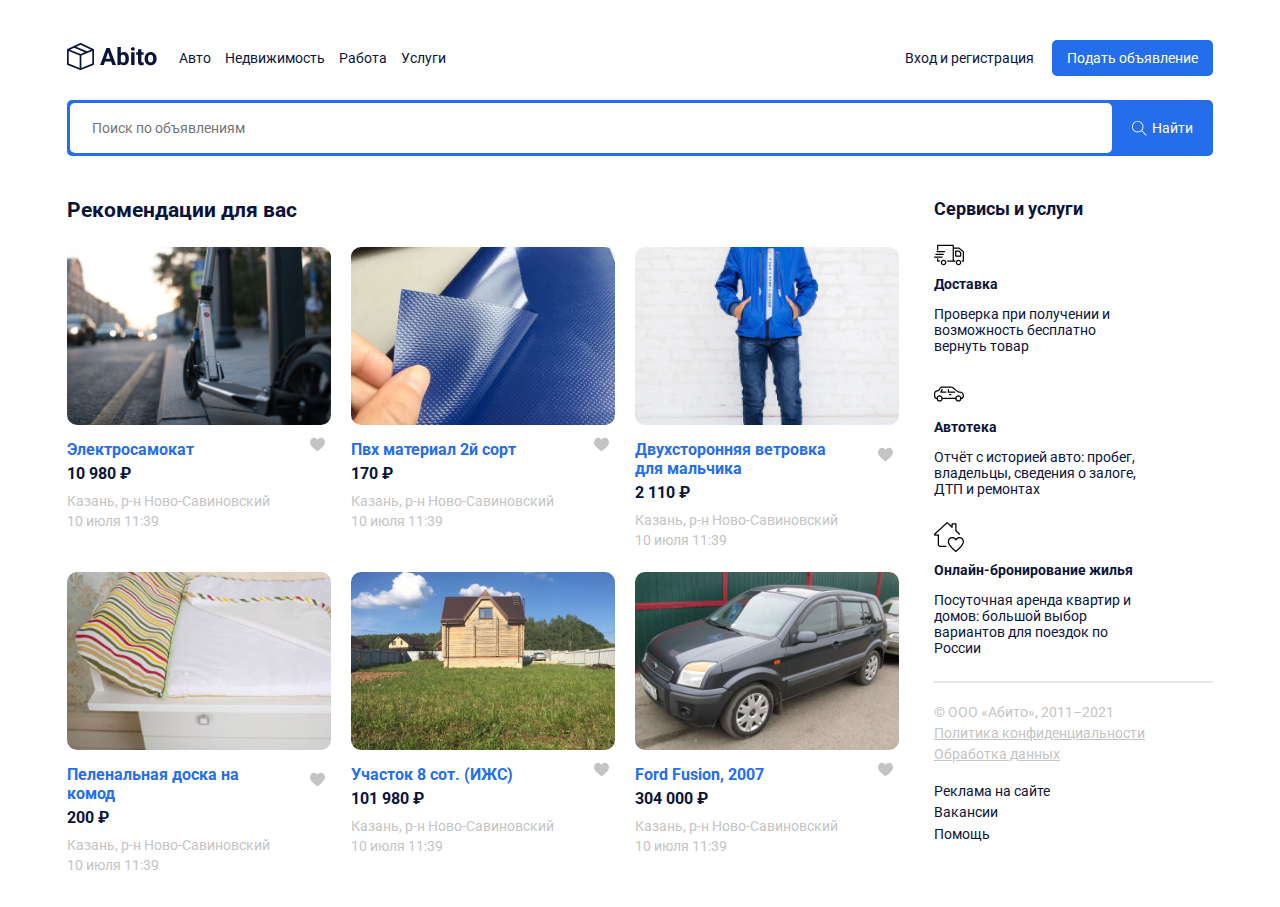
<file: index.html>
<!DOCTYPE html>
<html lang="en">
<head>
   <meta charset="UTF-8">
   <meta http-equiv="X-UA-Compatible" content="IE=edge">
   <meta name="viewport" content="width=device-width, initial-scale=1.0">
   <title>Abito - доска объявлений</title>
   <link rel="stylesheet" href="style/main.css">
   <link rel="stylesheet" href="style/normalize.css">
   <link rel="preconnect" href="https://fonts.googleapis.com">
   <link rel="preconnect" href="https://fonts.gstatic.com" crossorigin>
   <link href="https://fonts.googleapis.com/css2?family=Roboto:wght@400;700&display=swap" rel="stylesheet">
</head>
<body>
   <!-- Шапка  -->
   <header class="header container">
      <div class="navbar">
         <a href="index.html" class="logo">
         <img src="img/logo.svg" alt="Логотип">
      </a>
      <nav class="navbar-menu">
         <ul class="menu">
            <li class="menu-item"><a href="#" class="menu-link">Авто</a></li>
            <li class="menu-item"><a href="#" class="menu-link">Недвижимость</a></li>
            <li class="menu-item"><a href="#" class="menu-link">Работа</a></li>
            <li class="menu-item"><a href="#" class="menu-link">Услуги</a></li>
         </ul>
      </nav>

      <div class="button-group">
         <a href="#" class="button button-link">Вход и регистрация</a>
         <a href="#" class="button button-primary">Подать объявление</a></div>
      </div>
      <div class="search-panel">
         <input type="search" class="search-input" placeholder="Поиск по объявлениям">
         <button class="search-button">
            <svg class="search-icon" width="15" height="15" viewBox="0 0 15 15" fill="none" xmlns="http://www.w3.org/2000/svg">
               <path
                  d="M14.6506 14.0012L10.0862 9.43675C10.9465 8.43352 11.4706 7.13293 11.4706 5.71058C11.4706 2.54822 8.89765 -0.0247192 5.7353 -0.0247192C4.20353 -0.0247192 2.76265 0.571751 1.67824 1.6544C0.595589 2.73793 -0.000881376 4.17881 9.77541e-07 5.71058C9.77541e-07 8.87293 2.57294 11.4459 5.7353 11.4459C7.15765 11.4459 8.45912 10.9218 9.46235 10.0615L14.0268 14.6259L14.6506 14.0012ZM5.7353 10.5635C3.06 10.5635 0.882354 8.38675 0.882354 5.71058C0.881472 4.41352 1.38618 3.19499 2.30294 2.2791C3.21882 1.36234 4.43824 0.857634 5.7353 0.857634C8.41059 0.857634 10.5882 3.0344 10.5882 5.71058C10.5882 8.38587 8.41059 10.5635 5.7353 10.5635Z"
                  fill="white" />
            </svg>
            <span class="search-button-text">Найти</span>
         </button>
      </div>
   </header>

   <div class="page-content container">
      <main class="main">
         <h2 class="page-title">Рекомендации для вас</h2>
         <div class="cards">
            <div class="card">
               <a href="single.html" class="card-link">
                  <img src="img/card-image-1.jpg" alt="Изображение карточки товара" class="card-img">
               </a>
               <div class="card-header">
                  <a class="card-link" href="single.html">
                     <h3 class="card-title">Электросамокат</h3>
                  </a>
                  <button class="like">
                     <img src="img/like.svg" alt="">
                  </button>
               </div>
               <strong class="card-price">10 980 ₽</strong>
               <p class="card-text">Казань, р-н Ново-Савиновский</p>
               <p class="card-text">10 июля 11:39</p>
            </div>
            <div class="card">
               <a href="single.html" class="card-link">
                  <img src="img/card-image-2.jpg" alt="Изображение карточки товара" class="card-img">
               </a>
               <div class="card-header">
                  <a class="card-link" href="single.html">
                     <h3 class="card-title">Пвх материал 2й сорт</h3>
                  </a>
                  <button class="like">
                     <img src="img/like.svg" alt="">
                  </button>
               </div>
               <strong class="card-price">170 ₽</strong>
               <p class="card-text">Казань, р-н Ново-Савиновский</p>
               <p class="card-text">10 июля 11:39</p>
            </div>
            <div class="card">
               <a href="single.html" class="card-link">
                  <img src="img/card-image-3.jpg" alt="Изображение карточки товара" class="card-img">
               </a>
               <div class="card-header">
                  <a class="card-link" href="single.html">
                     <h3 class="card-title">Двухсторонняя ветровка для мальчика</h3>
                  </a>
                  <button class="like">
                     <img src="img/like.svg" alt="">
                  </button>
               </div>
               <strong class="card-price">2 110 ₽</strong>
               <p class="card-text">Казань, р-н Ново-Савиновский</p>
               <p class="card-text">10 июля 11:39</p>
            </div>
            <div class="card">
               <a href="single.html" class="card-link">
                  <img src="img/card-image-4.jpg" alt="Изображение карточки товара" class="card-img">
               </a>
               <div class="card-header">
                  <a class="card-link" href="single.html">
                     <h3 class="card-title">Пеленальная доска на комод</h3>
                  </a>
                  <button class="like">
                     <img src="img/like.svg" alt="">
                  </button>
               </div>
               <strong class="card-price">200 ₽</strong>
               <p class="card-text">Казань, р-н Ново-Савиновский</p>
               <p class="card-text">10 июля 11:39</p>
            </div>
            <div class="card">
               <a href="single.html" class="card-link">
                  <img src="img/card-image-5.jpg" alt="Изображение карточки товара" class="card-img">
               </a>
               <div class="card-header">
                  <a class="card-link" href="single.html">
                     <h3 class="card-title">Участок 8 сот. (ИЖС)</h3>
                  </a>
                  <button class="like">
                     <img src="img/like.svg" alt="">
                  </button>
               </div>
               <strong class="card-price">101 980 ₽</strong>
               <p class="card-text">Казань, р-н Ново-Савиновский</p>
               <p class="card-text">10 июля 11:39</p>
            </div>
            <div class="card">
               <a href="single.html" class="card-link">
                  <img src="img/card-image-6.jpg" alt="Изображение карточки товара" class="card-img">
               </a>
               <div class="card-header">
                  <a class="card-link" href="single.html">
                     <h3 class="card-title">Ford Fusion, 2007</h3>
                  </a>
                  <button class="like">
                     <img src="img/like.svg" alt="">
                  </button>
               </div>
               <strong class="card-price">304 000 ₽</strong>
               <p class="card-text">Казань, р-н Ново-Савиновский</p>
               <p class="card-text">10 июля 11:39</p>
            </div>
            
         </div>
      </main>
      <aside class="sidebar">
         <h4 class="page-title">Сервисы и услуги</h4>
         <div class="service">
            <img src="img/service-1.svg" alt="" class="sevice-img">
            <h5 class="service-title">Доставка</h5>
            <p class="service-text">Проверка при получении и возможность бесплатно вернуть товар</p>
         </div>
         <div class="service">
            <img src="img/service-2.svg" alt="" class="sevice-img">
            <h5 class="service-title">Автотека</h5>
            <p class="service-text">Отчёт с историей авто: пробег, владельцы, сведения о залоге, ДТП и ремонтах</p>
         </div>
         <div class="service">
            <img src="img/service-3.svg" alt="" class="sevice-img">
            <h5 class="service-title">Онлайн-бронирование жилья</h5>
            <p class="service-text">Посуточная аренда квартир и домов: большой выбор вариантов для поездок по России</p>
         </div>
         <hr color="#E5E5E5">
         <footer class="footer">
            <p class="footer-text">© ООО «Абито», 2011–2021</p>
            <ul class="footer-menu">
               <li class="footer-menu-item">
                  <a href="#" class="footer-text">Политика конфиденциальности</a>
               </li>
               <li class="footer-menu-item">
                  <a href="#" class="footer-text">Обработка данных</a>
               </li>
            </ul>
            <ul class="footer-menu">
               <li class="footer-menu-link">
                  <a href="#" class="footer-link">Реклама на сайте</a>
               </li>
               <li class="footer-menu-item">
                  <a href="#" class="footer-link">Вакансии</a>
               </li>
               <li class="footer-menu-item">
                  <a href="#" class="footer-link">Помощь</a>
               </li>
            </ul>
         </footer>
      </aside>
   </div>
</body>
</html>
</file>
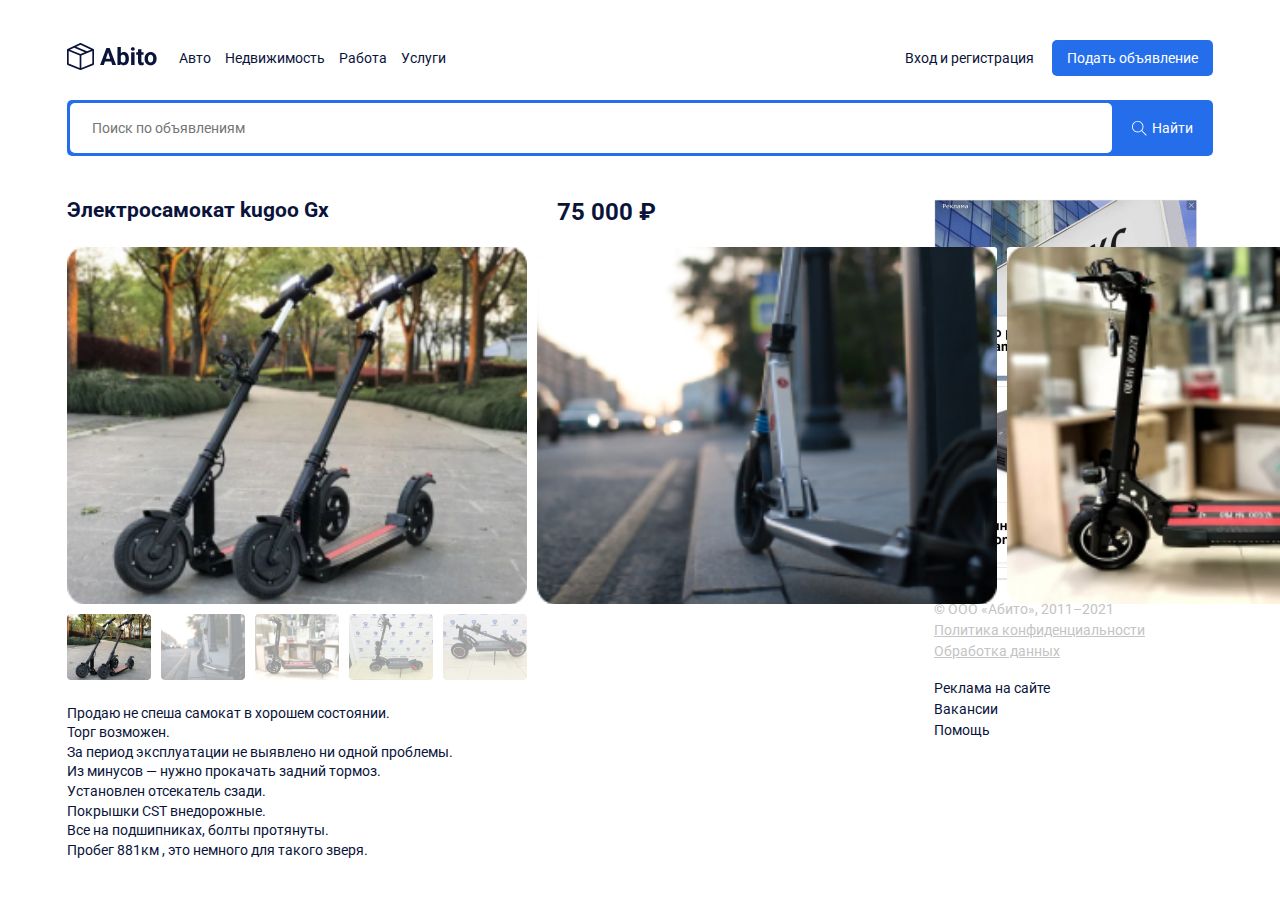
<file: single.html>
<!DOCTYPE html>
<html lang="en">
<head>
   <meta charset="UTF-8">
   <meta http-equiv="X-UA-Compatible" content="IE=edge">
   <meta name="viewport" content="width=device-width, initial-scale=1.0">
   <title>Страница объявления</title>
   <link rel="stylesheet" href="https://unpkg.com/swiper/swiper-bundle.min.css" />
   <link rel="stylesheet" href="style/main.css">
   <link rel="stylesheet" href="style/normalize.css">
   <link rel="preconnect" href="https://fonts.googleapis.com">
   <link rel="preconnect" href="https://fonts.gstatic.com" crossorigin>
   <link href="https://fonts.googleapis.com/css2?family=Roboto:wght@400;700&display=swap" rel="stylesheet">
</head>
<body>
   <!-- Шапка  -->
   <header class="header container">
      <div class="navbar">
         <a href="index.html" class="logo">
         <img src="img/logo.svg" alt="Логотип">
      </a>
      <nav class="navbar-menu">
         <ul class="menu">
            <li class="menu-item"><a href="#" class="menu-link">Авто</a></li>
            <li class="menu-item"><a href="#" class="menu-link">Недвижимость</a></li>
            <li class="menu-item"><a href="#" class="menu-link">Работа</a></li>
            <li class="menu-item"><a href="#" class="menu-link">Услуги</a></li>
         </ul>
      </nav>

      <div class="button-group">
         <a href="#" class="button button-link">Вход и регистрация</a>
         <a href="#" class="button button-primary">Подать объявление</a></div>
      </div>
      <div class="search-panel">
         <input type="search" class="search-input" placeholder="Поиск по объявлениям">
         <button class="search-button">
            <svg class="search-icon" width="15" height="15" viewBox="0 0 15 15" fill="none" xmlns="http://www.w3.org/2000/svg">
               <path
                  d="M14.6506 14.0012L10.0862 9.43675C10.9465 8.43352 11.4706 7.13293 11.4706 5.71058C11.4706 2.54822 8.89765 -0.0247192 5.7353 -0.0247192C4.20353 -0.0247192 2.76265 0.571751 1.67824 1.6544C0.595589 2.73793 -0.000881376 4.17881 9.77541e-07 5.71058C9.77541e-07 8.87293 2.57294 11.4459 5.7353 11.4459C7.15765 11.4459 8.45912 10.9218 9.46235 10.0615L14.0268 14.6259L14.6506 14.0012ZM5.7353 10.5635C3.06 10.5635 0.882354 8.38675 0.882354 5.71058C0.881472 4.41352 1.38618 3.19499 2.30294 2.2791C3.21882 1.36234 4.43824 0.857634 5.7353 0.857634C8.41059 0.857634 10.5882 3.0344 10.5882 5.71058C10.5882 8.38587 8.41059 10.5635 5.7353 10.5635Z"
                  fill="white" />
            </svg>
            <span class="search-button-text">Найти</span>
         </button>
      </div>
   </header>

   <div class="page-content container">
      <main class="main main-single">
         <div class="content">
            <h2 class="page-title">Электросамокат kugoo Gx</h2>
            <!-- Slider main container -->
            <div style="--swiper-navigation-color: #fff; --swiper-pagination-color: #fff" class="swiper-container mySwiper2">
               <div class="swiper-wrapper">
                  <div class="swiper-slide">
                     <img src="img/card-image-1-1.jpg">
                  </div>
                  <div class="swiper-slide">
                     <img src="img/card-image-1-2.jpg">
                  </div>
                  <div class="swiper-slide">
                     <img src="img/card-image-1-3.jpg">
                  </div>
                  <div class="swiper-slide">
                     <img src="img/card-image-1-4.jpg">
                  </div>
                  <div class="swiper-slide">
                     <img src="img/card-image-1-5.jpg">
                  </div>
               </div>
            </div>
            <div thumbsSlider="" class="swiper-container mySwiper">
               <div class="swiper-wrapper">
                  <div class="swiper-slide">
                     <img src="img/card-image-1-1.jpg">
                  </div>
                  <div class="swiper-slide">
                     <img src="img/card-image-1-2.jpg">
                  </div>
                  <div class="swiper-slide">
                     <img src="img/card-image-1-3.jpg">
                  </div>
                  <div class="swiper-slide">
                     <img src="img/card-image-1-4.jpg">
                  </div>
                  <div class="swiper-slide">
                     <img src="img/card-image-1-5.jpg">
                  </div>
               </div>
            </div>
            <div class="content-text">
               <p>Продаю не спеша самокат в хорошем состоянии. <br>
               Торг возможен. <br>
               За период эксплуатации не выявлено ни одной проблемы. <br>
               Из минусов — нужно прокачать задний тормоз. <br>
               Установлен отсекатель сзади. <br>
               Покрышки CST внедорожные. <br>
               Все на подшипниках, болты протянуты. <br>
               Пробег 881км , это немного для такого зверя.</p>
            </div>
         </div>
         <div class="author">
            <strong class="single-price">75 000 ₽</strong>
            <div class="author-wrapper">
               <div class="author-info">
                  <span class="author-name">Михаил Воробьев</span>
                  <div class="rating">
                     <svg width="10" height="10" viewBox="0 0 10 10" fill="none" xmlns="http://www.w3.org/2000/svg">
                        <path
                           d="M9.97393 3.83595C9.90847 3.63346 9.72887 3.48965 9.51639 3.4705L6.63011 3.20842L5.4888 0.537072C5.40465 0.341297 5.21299 0.214569 5.00005 0.214569C4.78711 0.214569 4.59545 0.341297 4.5113 0.53753L3.36999 3.20842L0.483257 3.4705C0.271154 3.4901 0.0920116 3.63346 0.0261682 3.83595C-0.0396751 4.03844 0.0211327 4.26054 0.181583 4.40054L2.36326 6.31389L1.71994 9.14775C1.67286 9.35612 1.75374 9.5715 1.92662 9.69647C2.01955 9.76361 2.12827 9.79779 2.23791 9.79779C2.33244 9.79779 2.42621 9.77231 2.51036 9.72195L5.00005 8.23396L7.48882 9.72195C7.67094 9.83152 7.90052 9.82152 8.07302 9.69647C8.24598 9.57112 8.32678 9.35566 8.27971 9.14775L7.63638 6.31389L9.81806 4.40093C9.97851 4.26054 10.0398 4.03882 9.97393 3.83595Z"
                           fill="#FFC107" />
                     </svg>

                     <svg width="10" height="10" viewBox="0 0 10 10" fill="none" xmlns="http://www.w3.org/2000/svg">
                        <path
                           d="M9.97393 3.83595C9.90847 3.63346 9.72887 3.48965 9.51639 3.4705L6.63011 3.20842L5.4888 0.537072C5.40465 0.341297 5.21299 0.214569 5.00005 0.214569C4.78711 0.214569 4.59545 0.341297 4.5113 0.53753L3.36999 3.20842L0.483257 3.4705C0.271154 3.4901 0.0920116 3.63346 0.0261682 3.83595C-0.0396751 4.03844 0.0211327 4.26054 0.181583 4.40054L2.36326 6.31389L1.71994 9.14775C1.67286 9.35612 1.75374 9.5715 1.92662 9.69647C2.01955 9.76361 2.12827 9.79779 2.23791 9.79779C2.33244 9.79779 2.42621 9.77231 2.51036 9.72195L5.00005 8.23396L7.48882 9.72195C7.67094 9.83152 7.90052 9.82152 8.07302 9.69647C8.24598 9.57112 8.32678 9.35566 8.27971 9.14775L7.63638 6.31389L9.81806 4.40093C9.97851 4.26054 10.0398 4.03882 9.97393 3.83595Z"
                           fill="#FFC107" />
                     </svg>

                     <svg width="10" height="10" viewBox="0 0 10 10" fill="none" xmlns="http://www.w3.org/2000/svg">
                        <path
                           d="M9.97393 3.83595C9.90847 3.63346 9.72887 3.48965 9.51639 3.4705L6.63011 3.20842L5.4888 0.537072C5.40465 0.341297 5.21299 0.214569 5.00005 0.214569C4.78711 0.214569 4.59545 0.341297 4.5113 0.53753L3.36999 3.20842L0.483257 3.4705C0.271154 3.4901 0.0920116 3.63346 0.0261682 3.83595C-0.0396751 4.03844 0.0211327 4.26054 0.181583 4.40054L2.36326 6.31389L1.71994 9.14775C1.67286 9.35612 1.75374 9.5715 1.92662 9.69647C2.01955 9.76361 2.12827 9.79779 2.23791 9.79779C2.33244 9.79779 2.42621 9.77231 2.51036 9.72195L5.00005 8.23396L7.48882 9.72195C7.67094 9.83152 7.90052 9.82152 8.07302 9.69647C8.24598 9.57112 8.32678 9.35566 8.27971 9.14775L7.63638 6.31389L9.81806 4.40093C9.97851 4.26054 10.0398 4.03882 9.97393 3.83595Z"
                           fill="#FFC107" />
                     </svg>

                     <svg width="10" height="10" viewBox="0 0 10 10" fill="none" xmlns="http://www.w3.org/2000/svg">
                        <path
                           d="M9.97393 3.83595C9.90847 3.63346 9.72887 3.48965 9.51639 3.4705L6.63011 3.20842L5.4888 0.537072C5.40465 0.341297 5.21299 0.214569 5.00005 0.214569C4.78711 0.214569 4.59545 0.341297 4.5113 0.53753L3.36999 3.20842L0.483257 3.4705C0.271154 3.4901 0.0920116 3.63346 0.0261682 3.83595C-0.0396751 4.03844 0.0211327 4.26054 0.181583 4.40054L2.36326 6.31389L1.71994 9.14775C1.67286 9.35612 1.75374 9.5715 1.92662 9.69647C2.01955 9.76361 2.12827 9.79779 2.23791 9.79779C2.33244 9.79779 2.42621 9.77231 2.51036 9.72195L5.00005 8.23396L7.48882 9.72195C7.67094 9.83152 7.90052 9.82152 8.07302 9.69647C8.24598 9.57112 8.32678 9.35566 8.27971 9.14775L7.63638 6.31389L9.81806 4.40093C9.97851 4.26054 10.0398 4.03882 9.97393 3.83595Z"
                           fill="#FFC107" />
                     </svg>

                     <svg width="10" height="10" viewBox="0 0 10 10" fill="none" xmlns="http://www.w3.org/2000/svg">
                        <path
                           d="M9.97393 3.83595C9.90847 3.63346 9.72887 3.48965 9.51639 3.4705L6.63011 3.20842L5.4888 0.537072C5.40465 0.341297 5.21299 0.214569 5.00005 0.214569C4.78711 0.214569 4.59545 0.341297 4.5113 0.53753L3.36999 3.20842L0.483257 3.4705C0.271154 3.4901 0.0920116 3.63346 0.0261682 3.83595C-0.0396751 4.03844 0.0211327 4.26054 0.181583 4.40054L2.36326 6.31389L1.71994 9.14775C1.67286 9.35612 1.75374 9.5715 1.92662 9.69647C2.01955 9.76361 2.12827 9.79779 2.23791 9.79779C2.33244 9.79779 2.42621 9.77231 2.51036 9.72195L5.00005 8.23396L7.48882 9.72195C7.67094 9.83152 7.90052 9.82152 8.07302 9.69647C8.24598 9.57112 8.32678 9.35566 8.27971 9.14775L7.63638 6.31389L9.81806 4.40093C9.97851 4.26054 10.0398 4.03882 9.97393 3.83595Z"
                           fill="#FFC107" />
                     </svg>  
                     <span class="rating-counter"> 5 отзывов</span>
                  </div>
                  <span class="author-status">Частное лицо</span>
               </div>
               <img class="author-avatar" src="img/avatar.jpg"></img>
            </div>
            <div class="button-group">
               <button class="button button-block button-primary">Показать телефон</button>
               <button class="button button-block button-succes">Написать сообщение</button>
            </div>
         </div>
         
      </main>
      <aside class="sidebar">

         <a href="">
            <img src="img/banner-1.jpg" alt="">
         </a>
         <a href="">
            <img src="img/banner-2.jpg" alt="">
         </a>
         
         <hr color="#E5E5E5">
         <footer class="footer">
            <p class="footer-text">© ООО «Абито», 2011–2021</p>
            <ul class="footer-menu">
               <li class="footer-menu-item">
                  <a href="#" class="footer-text">Политика конфиденциальности</a>
               </li>
               <li class="footer-menu-item">
                  <a href="#" class="footer-text">Обработка данных</a>
               </li>
            </ul>
            <ul class="footer-menu">
               <li class="footer-menu-link">
                  <a href="#" class="footer-link">Реклама на сайте</a>
               </li>
               <li class="footer-menu-item">
                  <a href="#" class="footer-link">Вакансии</a>
               </li>
               <li class="footer-menu-item">
                  <a href="#" class="footer-link">Помощь</a>
               </li>
            </ul>
         </footer>
      </aside>
   </div>
   <script src="https://unpkg.com/swiper/swiper-bundle.min.js"></script>
   <script src="js/main.js"></script>
</body>
</html>
</file>
<file: style/main.css>
body {
  font-family: "Roboto", sans-serif;
  font-size: 14px;
  color: #0a143a;
  padding: 10px;
}
.container {
  max-width: 1146px;
  margin: auto;
}
.header {
  padding: 30px 0;
  margin-bottom: 12px;
}
.navbar {
  display: flex;
  align-items: center;
  justify-content: space-between;
  margin-bottom: 24px;
}
.navbar-menu {
  margin-right: auto;
}
.menu {
  display: flex;
  list-style: none;
  margin: 0;
  padding: 0 22px 0 22px;
}

.menu-item:not(:last-child) {
  margin-right: 14px;
}

.menu-link {
  text-decoration: none;
  color: inherit;
}

.button {
  text-decoration: none;
  display: inline-block;
  cursor: pointer;
  padding: 10px 15px;
}

.button-link {
  color: inherit;
}

.button-primary {
  background: #256eeb;
  border-radius: 5px;
  color: white;
}

.search-panel {
  padding: 3px;
  display: flex;
  height: 50px;
  background: #256eeb;
  border-radius: 5px;
}
.search-input {
  flex-grow: 1;
  border-radius: 5px;
  background: white;
  border: none;
  padding: 0 22px;
}

.search-button {
  background: #256eeb;
  border: none;
  color: white;
  padding: 0 17px 0 20px;
  display: flex;
  align-items: center;
  cursor: pointer;
}

.search-button-text {
  margin-left: 5px;
}

.page-content {
  display: grid;
  grid-template-columns: 9fr 3fr;
  grid-column-gap: 30px;
}

.card-img {
  border-radius: 10px;
  width: 264px;
  height: 178px;
  object-fit: cover;
}

.cards {
  display: flex;
  flex-wrap: wrap;
}

.card {
  margin-bottom: 20px;
}

.card:not(:nth-child(3n)) {
  margin-right: 20px;
}

.card-title {
  font-size: 16px;
  line-height: 19px;
  color: #256eeb;
  margin: 12px 0 5px 0;
}

.card-header {
  display: flex;
  justify-content: space-between;
  align-items: center;
  max-width: 264px;
}

.like {
  background-color: white;
  border: none;
  cursor: pointer;
  margin-left: 15px;
}

.card-link {
  text-decoration: none;
}

.card-price {
  font-size: 16px;
  line-height: 19px;
  color: #0a143a;
  margin-bottom: 10px;
  display: block;
}

.card-text {
  font-size: 14px;
  line-height: 16px;
  color: #c4c4c4;
  margin: 0 0 4px 0;
}

.sidebar .page-title {
  font-size: 18px;
  line-height: 21px;
}

.service {
  margin-bottom: 25px;
}

.service-title {
  font-weight: bold;
  font-size: 14px;
  line-height: 16px;
  margin: 7px 0 5px 0;
}

.service-text {
  font-size: 14px;
  line-height: 16px;
  max-width: 217px;
}

.footer-text {
  display: inline-block;
  font-size: 14px;
  line-height: 16px;
  color: #c4c4c4;
  margin-bottom: 5px;
}

.footer-menu {
  margin: 0;
  padding: 0;
  list-style: none;
  margin-bottom: 16px;
}

.footer-link {
  display: inline-block;
  color: inherit;
  text-decoration: none;
  margin-bottom: 5px;
}

.content {
  max-width: 460px;
  margin-right: 30px;
}

.main-single {
  display: flex;
  align-items: flex-start;
}

.swiper-container {
  width: 100%;
  height: 357px;
  margin-left: auto;
  margin-right: auto;
}

.swiper-slide {
  background-size: cover;
  background-position: center;
}

.mySwiper2 {
  width: 100%;
  border-radius: 10px;
}

.mySwiper {
  height: 20%;
  box-sizing: border-box;
  padding: 10px 0;
}

.mySwiper .swiper-slide {
  width: 25%;
  height: 100%;
  opacity: 0.4;
}

.mySwiper .swiper-slide-thumb-active {
  opacity: 1;
}

.swiper-slide img {
  display: block;
  width: 100%;
  height: 100%;
  object-fit: cover;
  border-radius: 3px;
}

.content-text {
  font-size: 14px;
  line-height: 140%;
  color: inherit;
}

.author {
  min-width: 264px;
}

.author-wrapper {
  display: flex;
  align-items: center;
  justify-content: space-between;
  margin: 25px 0 30px 0;
}
.author-avatar {
  object-fit: cover;
  border-radius: 50%;
}

.author-name {
  font-weight: bold;
  font-size: 14px;
  line-height: 16px;
  display: block;
  margin-bottom: 4px;
}

.rating {
  margin-bottom: 5px;
}

.rating-counter {
  margin-left: 10px;
  opacity: 0.5;
}

.author-status {
  font-size: 12px;
  line-height: 14px;
}

.button-block {
  display: block;
  width: 100%;
  height: 54px;
  margin-bottom: 14px;
  border: none;
}
.button-succes {
  border-radius: 5px;
  background-color: #14b4be;
  color: white;
}

.single-price {
  font-weight: bold;
  font-size: 24px;
  line-height: 28px;
  margin: 0 0 25px 0;
  display: block;
}

.page-title {
  margin: 0 0 25px 0;
}
</file>
